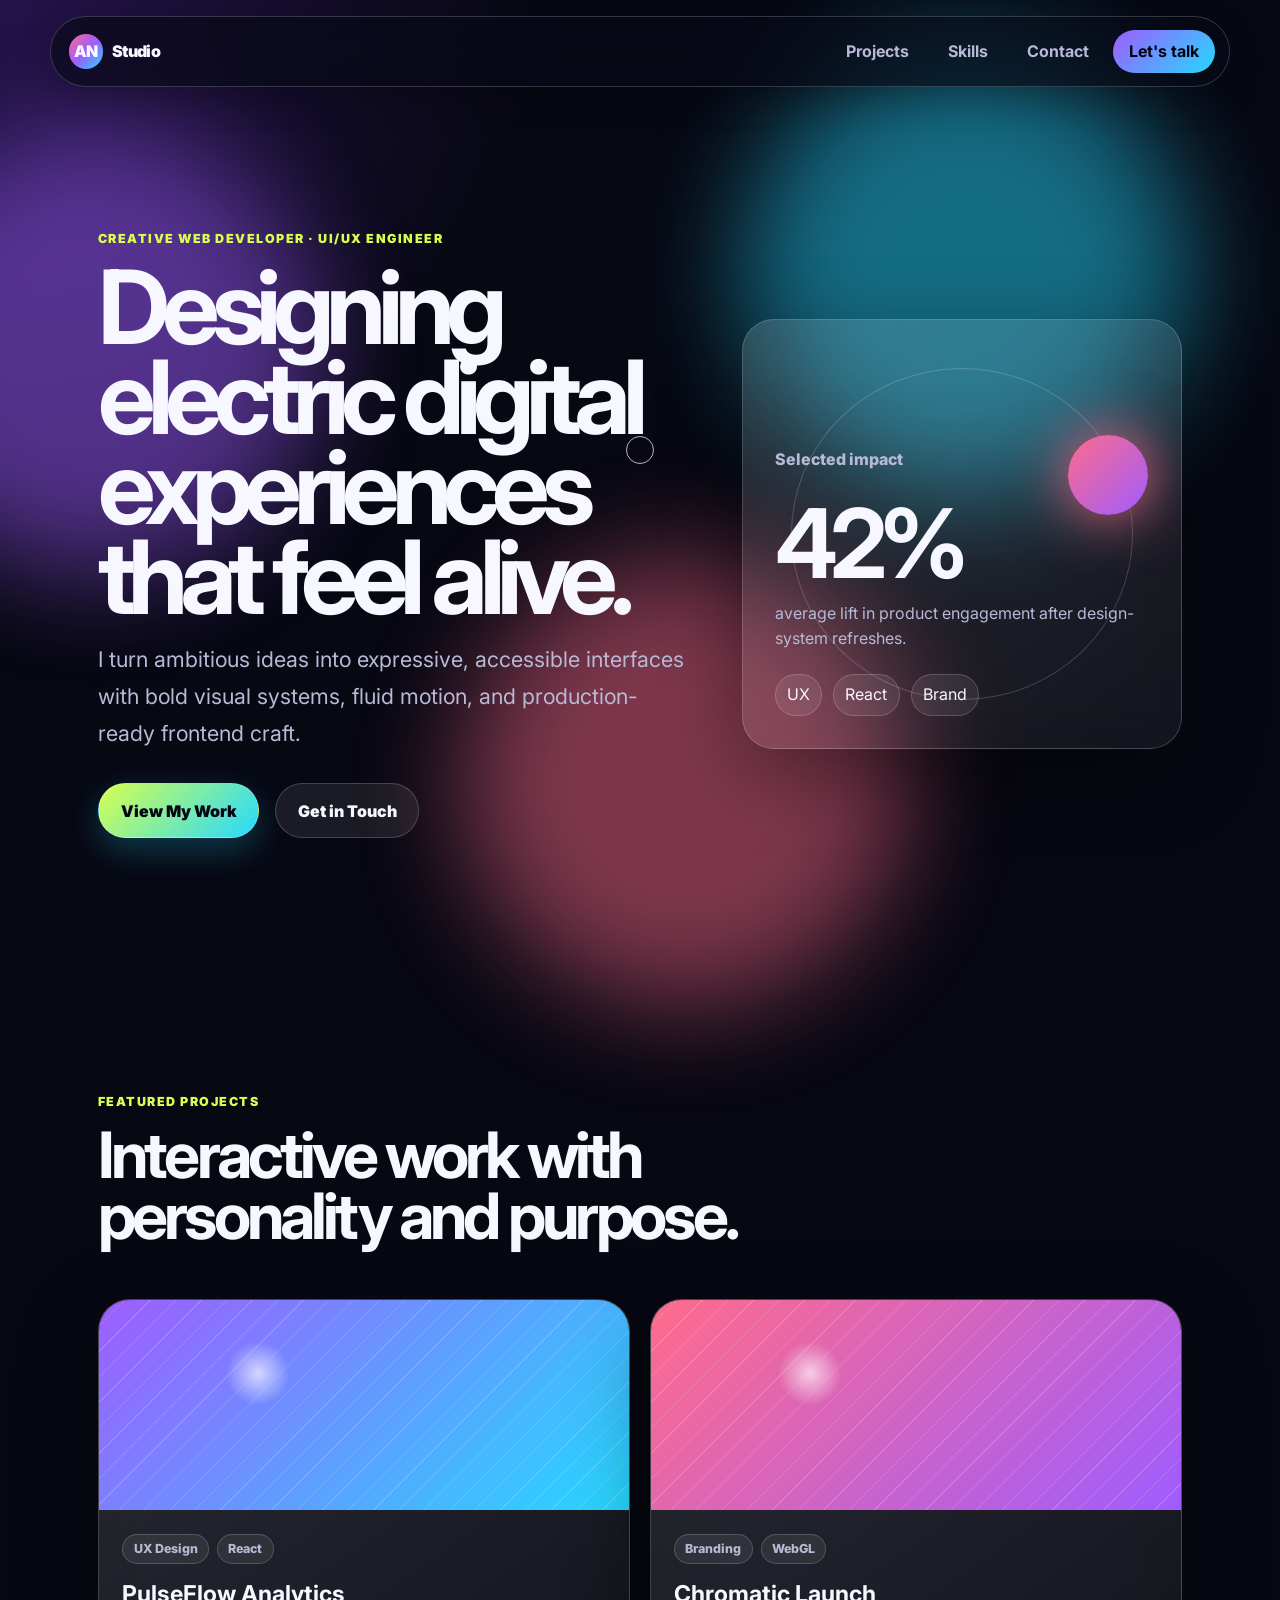
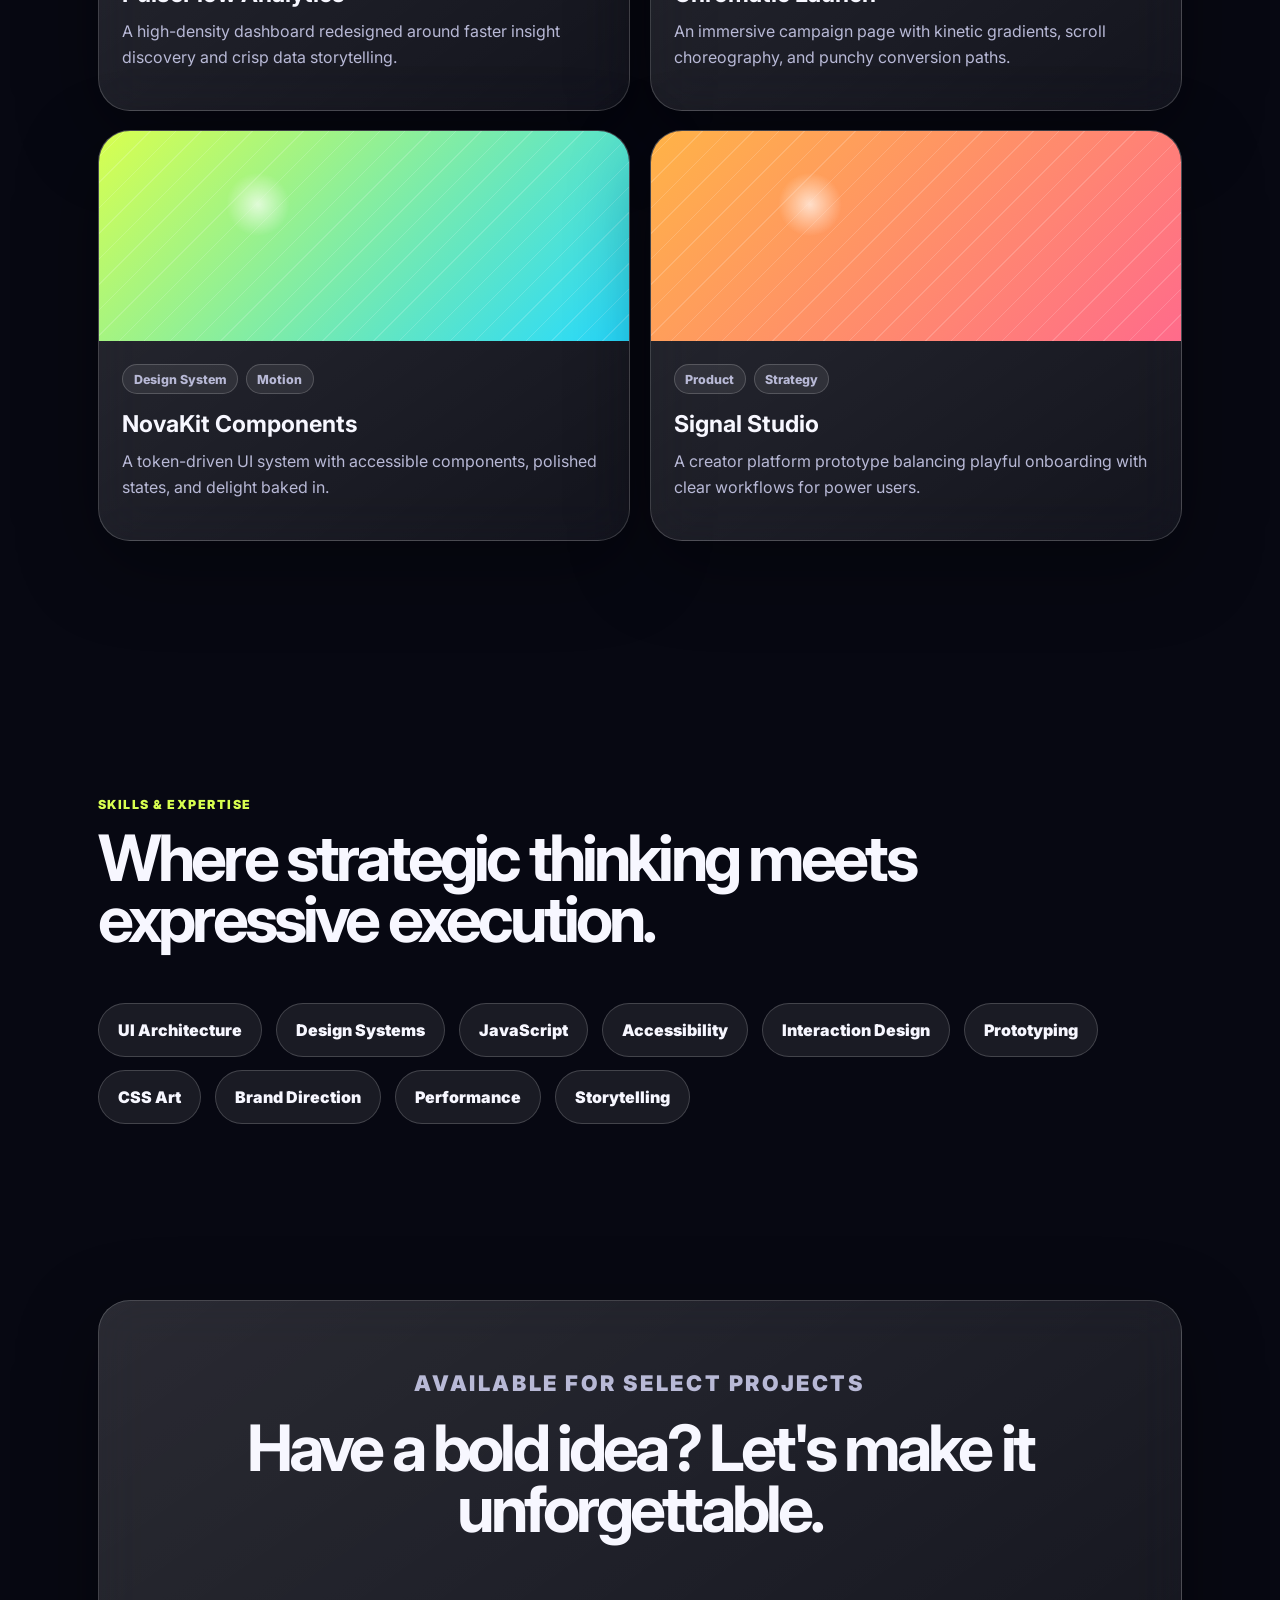
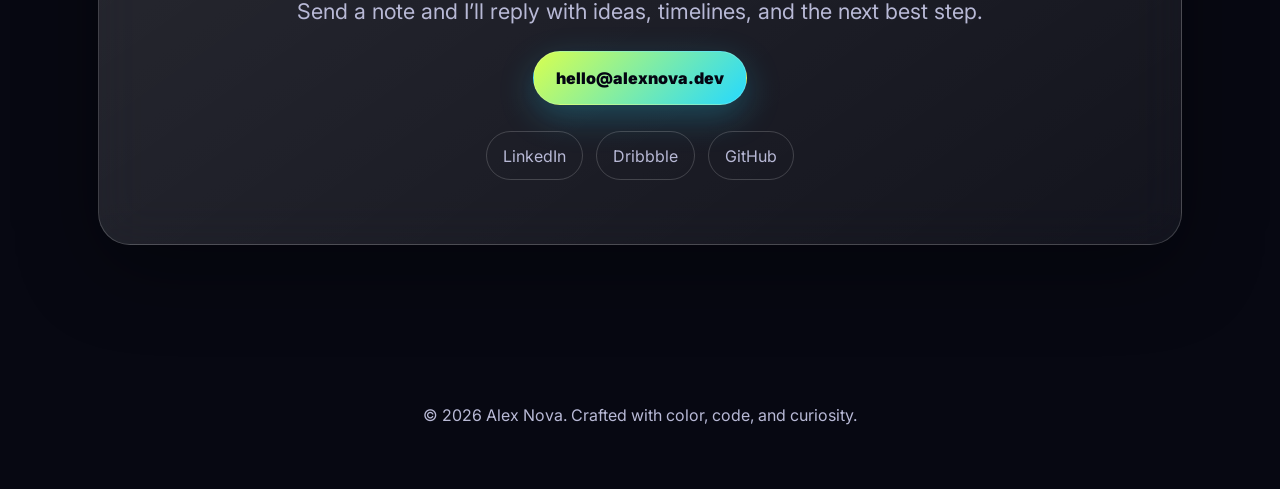
<file: index.html>
<!DOCTYPE html>
<html lang="en">
<head>
  <meta charset="UTF-8" />
  <meta name="viewport" content="width=device-width, initial-scale=1.0" />
  <meta name="description" content="Interactive creative portfolio for Alex Nova, a multidisciplinary UI/UX engineer." />
  <title>Alex Nova | Creative Portfolio</title>
  <link rel="preconnect" href="https://fonts.googleapis.com" />
  <link rel="preconnect" href="https://fonts.gstatic.com" crossorigin />
  <link href="https://fonts.googleapis.com/css2?family=Inter:wght@400;500;600;700;800;900&display=swap" rel="stylesheet" />
  <link rel="stylesheet" href="styles.css" />
</head>
<body>
  <div class="cursor-glow" aria-hidden="true"></div>
  <div class="mesh-bg" aria-hidden="true">
    <span class="blob blob-one"></span>
    <span class="blob blob-two"></span>
    <span class="blob blob-three"></span>
  </div>

  <header class="site-header">
    <nav class="nav-shell" aria-label="Primary navigation">
      <a class="brand" href="#home" aria-label="Alex Nova home"><span>AN</span>Studio</a>
      <button class="menu-toggle" aria-expanded="false" aria-controls="nav-links">Menu</button>
      <div class="nav-links" id="nav-links">
        <a href="#projects">Projects</a>
        <a href="#skills">Skills</a>
        <a href="#contact">Contact</a>
        <a class="nav-cta magnetic" href="mailto:hello@alexnova.dev">Let's talk</a>
      </div>
    </nav>
  </header>

  <main>
    <section class="hero section" id="home">
      <div class="hero-copy reveal">
        <p class="eyebrow">Creative Web Developer · UI/UX Engineer</p>
        <h1>Designing electric digital experiences that feel alive.</h1>
        <p class="subtitle">I turn ambitious ideas into expressive, accessible interfaces with bold visual systems, fluid motion, and production-ready frontend craft.</p>
        <div class="hero-actions">
          <a class="btn btn-primary magnetic" href="#projects">View My Work</a>
          <a class="btn btn-secondary magnetic" href="#contact">Get in Touch</a>
        </div>
      </div>
      <aside class="hero-card reveal" aria-label="Portfolio highlights">
        <div class="orbit"></div>
        <p class="card-kicker">Selected impact</p>
        <strong>42%</strong>
        <span>average lift in product engagement after design-system refreshes.</span>
        <div class="mini-stats">
          <span>UX</span><span>React</span><span>Brand</span>
        </div>
      </aside>
    </section>

    <section class="section projects" id="projects">
      <div class="section-heading reveal">
        <p class="eyebrow">Featured projects</p>
        <h2>Interactive work with personality and purpose.</h2>
      </div>
      <div class="project-grid">
        <article class="project-card reveal">
          <div class="preview preview-one"></div>
          <div class="project-content">
            <div class="tags"><span>UX Design</span><span>React</span></div>
            <h3>PulseFlow Analytics</h3>
            <p>A high-density dashboard redesigned around faster insight discovery and crisp data storytelling.</p>
          </div>
        </article>
        <article class="project-card reveal">
          <div class="preview preview-two"></div>
          <div class="project-content">
            <div class="tags"><span>Branding</span><span>WebGL</span></div>
            <h3>Chromatic Launch</h3>
            <p>An immersive campaign page with kinetic gradients, scroll choreography, and punchy conversion paths.</p>
          </div>
        </article>
        <article class="project-card reveal">
          <div class="preview preview-three"></div>
          <div class="project-content">
            <div class="tags"><span>Design System</span><span>Motion</span></div>
            <h3>NovaKit Components</h3>
            <p>A token-driven UI system with accessible components, polished states, and delight baked in.</p>
          </div>
        </article>
        <article class="project-card reveal">
          <div class="preview preview-four"></div>
          <div class="project-content">
            <div class="tags"><span>Product</span><span>Strategy</span></div>
            <h3>Signal Studio</h3>
            <p>A creator platform prototype balancing playful onboarding with clear workflows for power users.</p>
          </div>
        </article>
      </div>
    </section>

    <section class="section skills" id="skills">
      <div class="section-heading reveal">
        <p class="eyebrow">Skills & expertise</p>
        <h2>Where strategic thinking meets expressive execution.</h2>
      </div>
      <div class="skill-cloud reveal" aria-label="Skill list">
        <span>UI Architecture</span><span>Design Systems</span><span>JavaScript</span><span>Accessibility</span><span>Interaction Design</span><span>Prototyping</span><span>CSS Art</span><span>Brand Direction</span><span>Performance</span><span>Storytelling</span>
      </div>
    </section>

    <section class="section contact" id="contact">
      <div class="contact-panel reveal">
        <p class="eyebrow">Available for select projects</p>
        <h2>Have a bold idea? Let's make it unforgettable.</h2>
        <p>Send a note and I’ll reply with ideas, timelines, and the next best step.</p>
        <a class="btn btn-primary magnetic" href="mailto:hello@alexnova.dev">hello@alexnova.dev</a>
        <div class="socials" aria-label="Social links">
          <a href="https://www.linkedin.com" target="_blank" rel="noreferrer">LinkedIn</a>
          <a href="https://dribbble.com" target="_blank" rel="noreferrer">Dribbble</a>
          <a href="https://github.com" target="_blank" rel="noreferrer">GitHub</a>
        </div>
      </div>
    </section>
  </main>

  <footer class="footer">
    <p>© 2026 Alex Nova. Crafted with color, code, and curiosity.</p>
  </footer>

  <script src="script.js"></script>
</body>
</html>
</file>
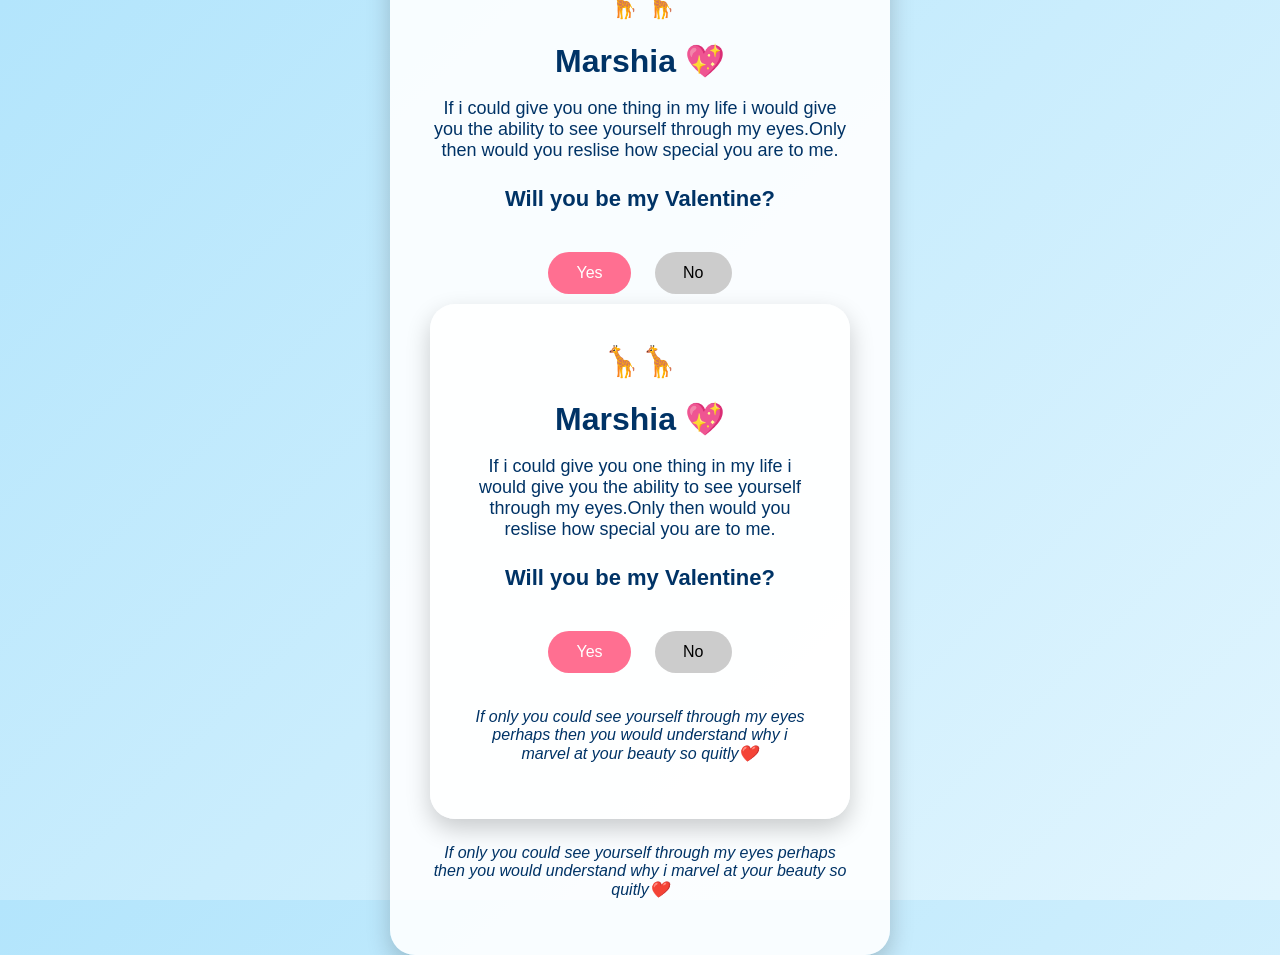
<file: Denzel.html>
<!DOCTYPE html>
<html lang="en">
<head>
    <meta charset="UTF-8">
    <title>Be My Valentine?</title>
    <style>
        body {
            margin: 0;
            height: 100vh;
            font-family: 'Arial', sans-serif;
            background-image: linear-gradient(135deg, #b3e5fc, #e1f5fe);
            display: flex;
            align-items: center;
            justify-content: center;
        }

        .card {
            background: rgba(255, 255, 255, 0.9);
            padding: 40px;
            border-radius: 25px;
            text-align: center;
            color: #003366;
            max-width: 420px;
            box-shadow: 0 10px 25px rgba(0,0,0,0.2);
        }

        h1 {
            font-size: 32px;
            margin-bottom: 10px;
        }

        .intro {
            font-size: 18px;
            margin-bottom: 25px;
        }

        .question {
            font-size: 22px;
            margin-bottom: 30px;
            font-weight: bold;
        }

        .conclusion {
            margin-top: 25px;
            font-size: 16px;
            font-style: italic;
        }

        button {
            padding: 12px 28px;
            font-size: 16px;
            border: none;
            border-radius: 30px;
            cursor: pointer;
            margin: 10px;
        }

        .yes {
            background-color: #ff6f91;
            color: white;
        }

        .no {
            background-color: #cccccc;
            color: black;
            position: relative;
        }

        .giraffes {
            font-size: 30px;
            margin-bottom: 10px;
        }
    </style>
</head>
<body>

    <div class="card">
        <div class="giraffes">🦒🦒</div>

        <h1>Marshia 💖</h1>

        <p class="intro">
            If i could give you one thing in my life i would give you the ability to see yourself through my eyes.Only then would you reslise how special you are to me.
        </p>

        <p class="question">
            Will you be my Valentine?
        </p>

        <button class="yes" onclick="alert('You just made my heart the happiest 💕')">
            Yes
        </button>

        <button class="no" onmouseover="moveButton(this)">
            No
        </button><!DOCTYPE html>
<html lang="en">
<head>
    <meta charset="UTF-8">
    <title>Be My Valentine?</title>
    <style>
        body {
            margin: 0;
            height: 100vh;
            font-family: 'Arial', sans-serif;
            background-image: linear-gradient(135deg, #b3e5fc, #e1f5fe);
            display: flex;
            align-items: center;
            justify-content: center;
        }

        .card {
            background: rgba(255, 255, 255, 0.9);
            padding: 40px;
            border-radius: 25px;
            text-align: center;
            color: #003366;
            max-width: 420px;
            box-shadow: 0 10px 25px rgba(0,0,0,0.2);
        }

        h1 {
            font-size: 32px;
            margin-bottom: 10px;
        }

        .intro {
            font-size: 18px;
            margin-bottom: 25px;
        }

        .question {
            font-size: 22px;
            margin-bottom: 30px;
            font-weight: bold;
        }

        .conclusion {
            margin-top: 25px;
            font-size: 16px;
            font-style: italic;
        }

        button {
            padding: 12px 28px;
            font-size: 16px;
            border: none;
            border-radius: 30px;
            cursor: pointer;
            margin: 10px;
        }

        .yes {
            background-color: #ff6f91;
            color: white;
        }

        .no {
            background-color: #cccccc;
            color: black;
            position: relative;
        }

        .giraffes {
            font-size: 30px;
            margin-bottom: 10px;
        }
    </style>
</head>
<body>

    <div class="card">
        <div class="giraffes">🦒🦒</div>

        <h1>Marshia 💖</h1>

        <p class="intro">
            If i could give you one thing in my life i would give you the ability to see yourself through my eyes.Only then would you reslise how special you are to me.
        </p>

        <p class="question">
            Will you be my Valentine?
        </p>

        <button class="yes" onclick="alert('You just made my heart the happiest 💕')">
            Yes
        </button>

        <button class="no" onmouseover="moveButton(this)">
            No
        </button>

        <p class="conclusion">
            If only you could see yourself through my eyes perhaps then you would understand why i marvel at your beauty so quitly❤️
        </p>
    </div>

    <script>
        function moveButton(button) {
            const x = Math.random() * 200 - 100;
            const y = Math.random() * 200 - 100;
            button.style.transform = `translate(${x}px, ${y}px)`;
        }
    </script>

</body>
</html>

        <p class="conclusion">
            If only you could see yourself through my eyes perhaps then you would understand why i marvel at your beauty so quitly❤️
        </p>
    </div>

    <script>
        function moveButton(button) {
            const x = Math.random() * 200 - 100;
            const y = Math.random() * 200 - 100;
            button.style.transform = `translate(${x}px, ${y}px)`;
        }
    </script>

</body>
</html>
</file>
<file: styles.css>
:root {
  --bg: #070812;
  --surface: rgba(255, 255, 255, 0.08);
  --surface-strong: rgba(255, 255, 255, 0.14);
  --text: #f7f7ff;
  --muted: #b8b9d6;
  --purple: #9f5cff;
  --blue: #25d9ff;
  --coral: #ff6b8b;
  --lime: #d8ff4f;
  --border: rgba(255, 255, 255, 0.18);
  --shadow: 0 24px 80px rgba(0, 0, 0, 0.38);
}

* { box-sizing: border-box; }
html { scroll-behavior: smooth; }
body {
  margin: 0;
  min-height: 100vh;
  overflow-x: hidden;
  color: var(--text);
  background: radial-gradient(circle at top left, #24134a, transparent 34rem), var(--bg);
  font-family: Inter, system-ui, -apple-system, BlinkMacSystemFont, "Segoe UI", sans-serif;
}
body.menu-open { overflow: hidden; }

.cursor-glow {
  position: fixed;
  z-index: 1000;
  width: 28px;
  height: 28px;
  border: 1px solid rgba(255,255,255,.7);
  border-radius: 999px;
  pointer-events: none;
  transform: translate(-50%, -50%);
  transition: width .2s ease, height .2s ease, border-color .2s ease, background .2s ease;
  mix-blend-mode: screen;
}
.cursor-glow.is-active { width: 58px; height: 58px; border-color: var(--blue); background: rgba(37,217,255,.12); }

.mesh-bg, .blob { position: fixed; inset: 0; pointer-events: none; }
.mesh-bg { z-index: -1; overflow: hidden; }
.blob {
  width: 28rem;
  height: 28rem;
  filter: blur(55px);
  opacity: .48;
  border-radius: 50%;
  animation: float 14s ease-in-out infinite alternate;
}
.blob-one { background: var(--purple); left: -8rem; top: 8rem; }
.blob-two { background: var(--blue); left: 58%; top: 3rem; animation-delay: -4s; }
.blob-three { background: var(--coral); left: 36%; top: 62%; animation-delay: -8s; }

.site-header { position: sticky; top: 0; z-index: 50; padding: 1rem clamp(1rem, 4vw, 3rem); }
.nav-shell {
  max-width: 1180px;
  margin: auto;
  display: flex;
  align-items: center;
  justify-content: space-between;
  gap: 1rem;
  padding: .8rem .9rem .8rem 1.1rem;
  border: 1px solid var(--border);
  border-radius: 999px;
  background: rgba(8, 10, 24, .66);
  backdrop-filter: blur(22px);
  box-shadow: 0 12px 34px rgba(0,0,0,.22);
}
.brand, .nav-links a, .btn, .socials a { color: var(--text); text-decoration: none; }
.brand { font-weight: 900; letter-spacing: -.04em; }
.brand span { display: inline-grid; place-items: center; width: 2.15rem; height: 2.15rem; margin-right: .55rem; border-radius: 50%; background: linear-gradient(135deg, var(--coral), var(--purple), var(--blue)); }
.nav-links { display: flex; align-items: center; gap: .45rem; }
.nav-links a { padding: .72rem 1rem; border-radius: 999px; color: var(--muted); font-weight: 700; transition: .25s ease; }
.nav-links a:hover { color: var(--text); background: var(--surface); }
.nav-cta { background: linear-gradient(135deg, var(--purple), var(--blue)); color: #020411 !important; }
.menu-toggle { display: none; }

.section { max-width: 1180px; margin: auto; padding: clamp(5rem, 10vw, 8rem) clamp(1rem, 4vw, 3rem); }
.hero { min-height: calc(100vh - 84px); display: grid; grid-template-columns: minmax(0, 1.15fr) minmax(280px, .85fr); align-items: center; gap: 3rem; }
.eyebrow { margin: 0 0 1rem; color: var(--lime); font-weight: 900; letter-spacing: .12em; text-transform: uppercase; font-size: .78rem; }
h1, h2, h3, p { margin-top: 0; }
h1 { max-width: 900px; margin-bottom: 1.2rem; font-size: clamp(3.3rem, 8vw, 7.8rem); line-height: .88; letter-spacing: -.08em; }
h2 { font-size: clamp(2.2rem, 5vw, 4.8rem); line-height: .95; letter-spacing: -.06em; }
.subtitle, .contact-panel p { max-width: 710px; color: var(--muted); font-size: clamp(1.05rem, 2vw, 1.35rem); line-height: 1.7; }
.hero-actions { display: flex; flex-wrap: wrap; gap: 1rem; margin-top: 2rem; }
.btn { display: inline-flex; align-items: center; justify-content: center; min-height: 3.4rem; padding: 0 1.35rem; border: 1px solid var(--border); border-radius: 999px; font-weight: 900; transition: transform .25s ease, box-shadow .25s ease, border-color .25s ease; }
.btn-primary { color: #040512; background: linear-gradient(135deg, var(--lime), var(--blue)); box-shadow: 0 12px 34px rgba(37,217,255,.25); }
.btn-secondary { background: var(--surface); }
.btn:hover, .project-card:hover { transform: translateY(-7px); box-shadow: 0 24px 60px rgba(159,92,255,.24); border-color: rgba(216,255,79,.55); }

.hero-card, .project-card, .contact-panel {
  position: relative;
  overflow: hidden;
  border: 1px solid var(--border);
  border-radius: 2rem;
  background: linear-gradient(145deg, rgba(255,255,255,.14), rgba(255,255,255,.05));
  backdrop-filter: blur(24px);
  box-shadow: var(--shadow);
}
.hero-card { min-height: 430px; padding: 2rem; display: flex; flex-direction: column; justify-content: flex-end; }
.orbit { position: absolute; inset: 3rem; border-radius: 50%; border: 1px solid rgba(255,255,255,.18); animation: spin 12s linear infinite; }
.orbit::before { content: ""; position: absolute; width: 5rem; height: 5rem; right: -1rem; top: 20%; border-radius: 50%; background: linear-gradient(135deg, var(--coral), var(--purple)); box-shadow: 0 0 60px var(--coral); }
.card-kicker { color: var(--muted); font-weight: 800; }
.hero-card strong { font-size: 6rem; letter-spacing: -.08em; }
.hero-card span { color: var(--muted); line-height: 1.6; }
.mini-stats { display: flex; gap: .7rem; margin-top: 1.4rem; }
.mini-stats span, .tags span, .skill-cloud span { border: 1px solid var(--border); border-radius: 999px; background: rgba(255,255,255,.08); }
.mini-stats span { padding: .45rem .7rem; color: var(--text); }

.section-heading { max-width: 820px; margin-bottom: 2rem; }
.project-grid { display: grid; grid-template-columns: repeat(2, minmax(0, 1fr)); gap: 1.2rem; }
.project-card { min-height: 410px; transition: .3s ease; }
.preview { min-height: 210px; background: linear-gradient(135deg, var(--purple), var(--blue)); }
.preview::after { content: ""; display: block; height: 210px; background: radial-gradient(circle at 30% 35%, rgba(255,255,255,.9), transparent 2rem), repeating-linear-gradient(135deg, rgba(255,255,255,.22) 0 1px, transparent 1px 18px); opacity: .75; transition: transform .35s ease; }
.project-card:hover .preview::after { transform: scale(1.08) rotate(2deg); }
.preview-two { background: linear-gradient(135deg, var(--coral), var(--purple)); }
.preview-three { background: linear-gradient(135deg, var(--lime), var(--blue)); }
.preview-four { background: linear-gradient(135deg, #ffb347, var(--coral)); }
.project-content { padding: 1.45rem; }
.tags { display: flex; flex-wrap: wrap; gap: .5rem; margin-bottom: 1rem; }
.tags span { padding: .42rem .65rem; color: var(--muted); font-size: .78rem; font-weight: 800; }
.project-content h3 { margin-bottom: .6rem; font-size: 1.45rem; }
.project-content p { color: var(--muted); line-height: 1.65; }

.skill-cloud { display: flex; flex-wrap: wrap; gap: .85rem; }
.skill-cloud span { padding: 1rem 1.2rem; color: var(--text); font-weight: 900; transition: transform .25s ease, background .25s ease; animation: bob 5s ease-in-out infinite; }
.skill-cloud span:nth-child(2n) { animation-delay: -1.5s; }
.skill-cloud span:hover { transform: translateY(-8px) rotate(-1deg); background: linear-gradient(135deg, rgba(159,92,255,.35), rgba(37,217,255,.25)); }

.contact { padding-top: 3rem; }
.contact-panel { padding: clamp(2rem, 6vw, 4rem); text-align: center; }
.contact-panel h2, .contact-panel p { margin-left: auto; margin-right: auto; }
.socials { display: flex; flex-wrap: wrap; justify-content: center; gap: .8rem; margin-top: 1.6rem; }
.socials a { padding: .85rem 1rem; border: 1px solid var(--border); border-radius: 999px; color: var(--muted); transition: .25s ease; }
.socials a:hover { color: var(--text); background: var(--surface-strong); transform: translateY(-4px); }
.footer { padding: 2rem 1rem 3rem; text-align: center; color: var(--muted); }

.reveal { opacity: 0; transform: translateY(32px) scale(.98); transition: opacity .7s ease, transform .7s ease; }
.reveal.is-visible { opacity: 1; transform: translateY(0) scale(1); }

@keyframes float { to { transform: translate3d(8vw, -6vh, 0) scale(1.15); } }
@keyframes spin { to { transform: rotate(360deg); } }
@keyframes bob { 50% { transform: translateY(-6px); } }

@media (max-width: 820px) {
  .menu-toggle { display: inline-flex; color: var(--text); background: var(--surface); border: 1px solid var(--border); border-radius: 999px; padding: .7rem .9rem; font-weight: 900; }
  .nav-links { position: fixed; inset: 5.4rem 1rem auto; display: grid; padding: 1rem; border: 1px solid var(--border); border-radius: 1.4rem; background: rgba(8,10,24,.95); transform: translateY(-1rem); opacity: 0; pointer-events: none; transition: .25s ease; }
  .nav-links.is-open { transform: translateY(0); opacity: 1; pointer-events: auto; }
  .hero { grid-template-columns: 1fr; padding-top: 4rem; }
  .project-grid { grid-template-columns: 1fr; }
}

@media (max-width: 560px) {
  .cursor-glow { display: none; }
  .site-header { padding-inline: .75rem; }
  .section { padding-inline: 1rem; }
  h1 { font-size: clamp(3rem, 18vw, 4.6rem); }
  .hero-actions, .btn { width: 100%; }
  .hero-card { min-height: 320px; }
}
</file>
